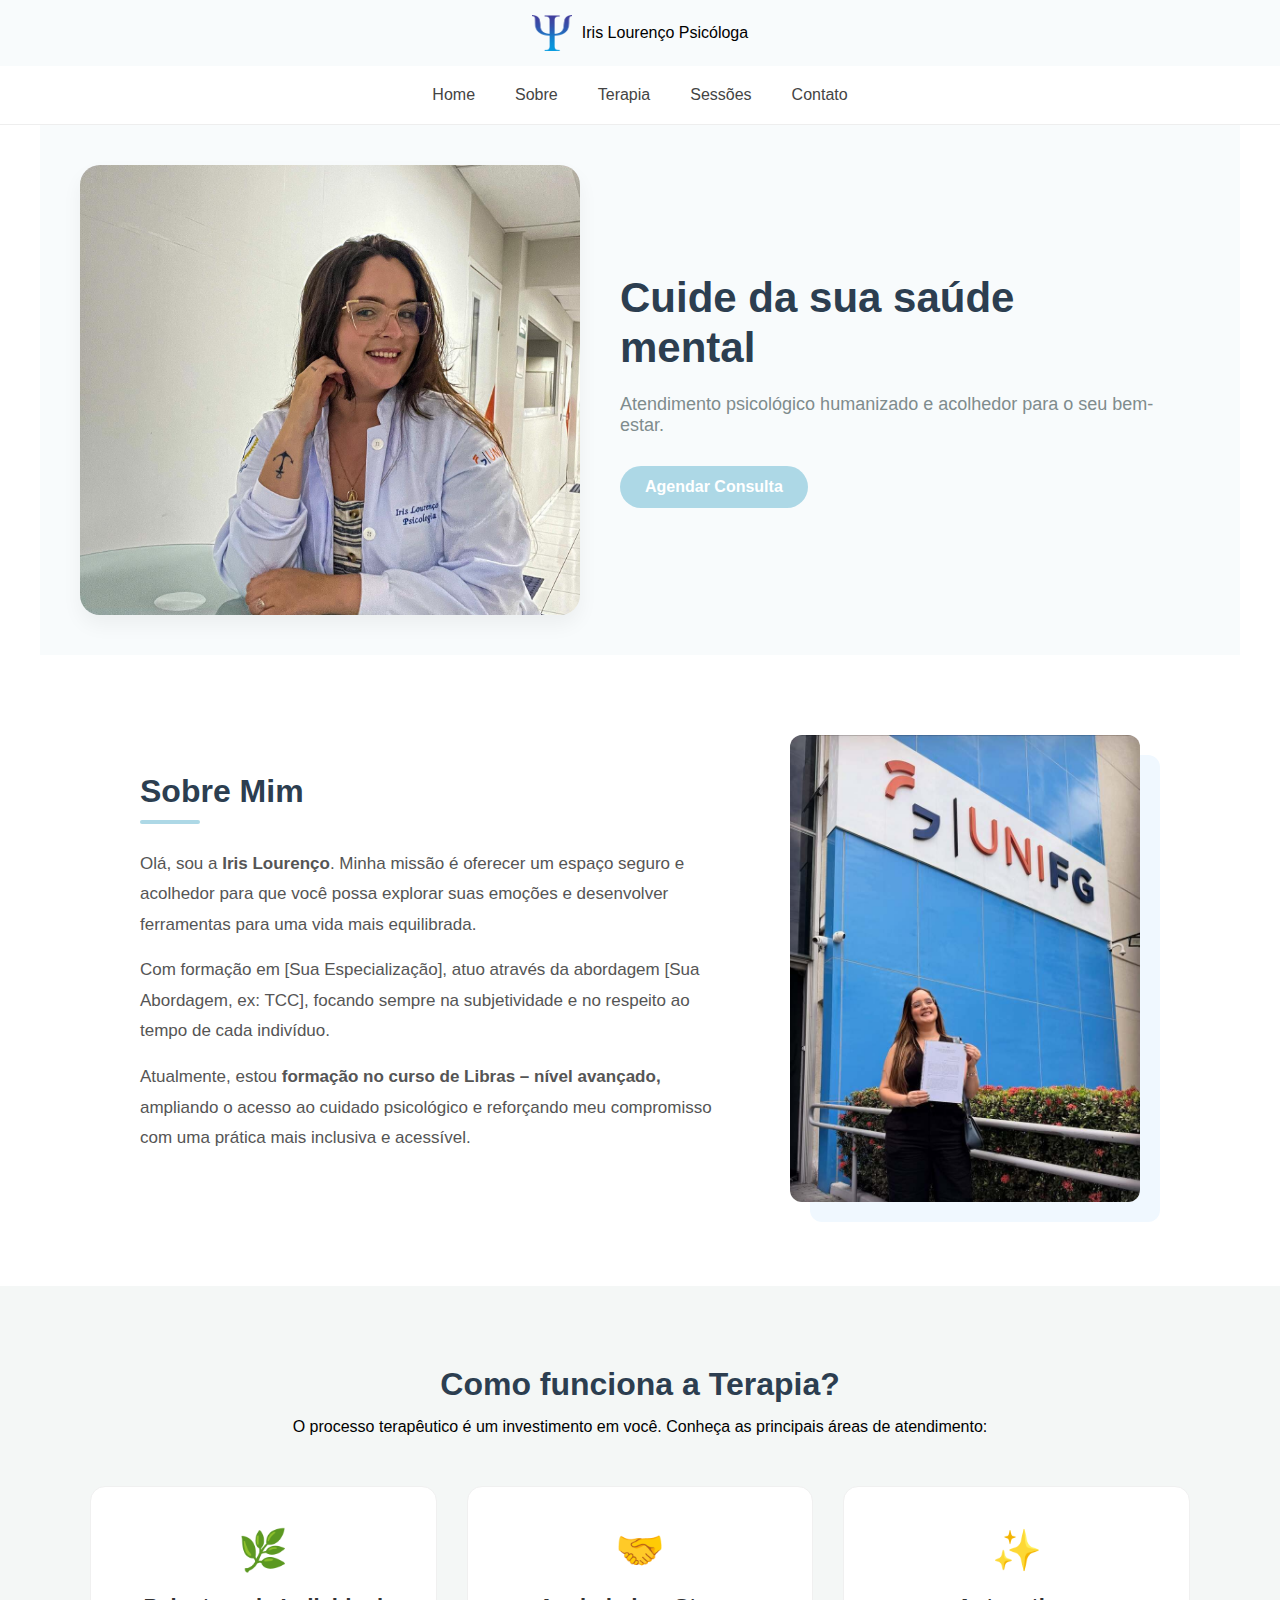
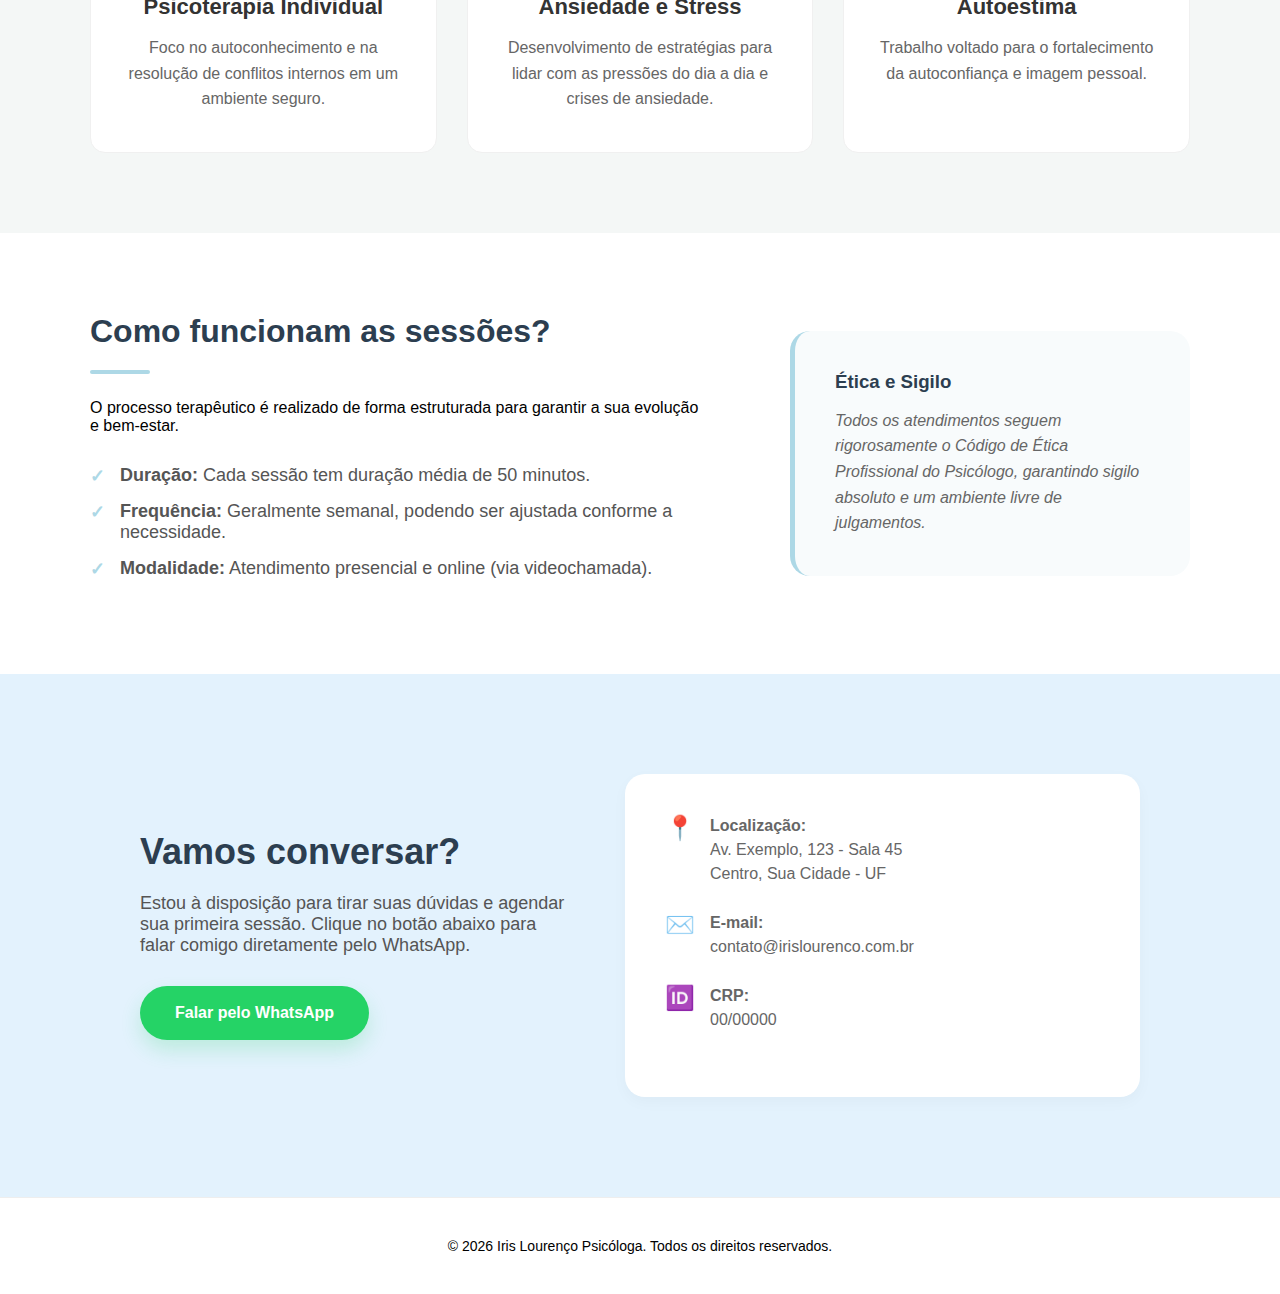
<file: index.html>
<!DOCTYPE html>
<html lang="pt-br">
<head>
    <meta charset="UTF-8">
    <meta name="viewport" content="width=device-width, initial-scale=1.0">
    <link rel="stylesheet" href="css/style.css">
    <title>Iris Lourenço - Psicóloga</title>

</head>
<body>

    <header class="logo-container"> 
        <img src="imagem/logo-psicologia.png" alt="Logo">
        <span>Iris Lourenço Psicóloga</span>
    </header>

    <nav class="main-nav">
        <a href="#">Home</a>
        <a href="#sobre">Sobre</a>
        <a href="#terapia">Terapia</a>
        <a href="#sessoes">Sessões</a>
        <a href="#contato">Contato</a>
    </nav>

    <main class="hero-section">
        <div class="hero-imagem"></div>
        
        <div class="hero-conteudo">
            <div class="titulo_capa">
                <h1>Cuide da sua saúde mental</h1>
                <p>Atendimento psicológico humanizado e acolhedor para o seu bem-estar.</p>
                <a href="agenda.html" class="btn-contato">Agendar Consulta</a>
            </div>
        </div>
    </main>

    <section id="sobre" class="sobre-container">
    <div class="sobre-conteudo">
        <div class="sobre-texto">
            <h2>Sobre Mim</h2>
            <div class="linha-decorativa"></div>
            <p>
                Olá, sou a <strong>Iris Lourenço</strong>. Minha missão é oferecer um espaço seguro e acolhedor para que você possa explorar suas emoções e desenvolver ferramentas para uma vida mais equilibrada.
            </p>
            <p>
                Com formação em [Sua Especialização], atuo através da abordagem [Sua Abordagem, ex: TCC], focando sempre na subjetividade e no respeito ao tempo de cada indivíduo.
            </p>
            <p>
                Atualmente, estou <strong>formação no curso de Libras – nível avançado,</strong> ampliando o acesso ao cuidado psicológico e reforçando meu compromisso com uma prática mais inclusiva e acessível.
            </p>
        </div>
        <div class="sobre-detalhe">
            <img src="imagem/formacao.jpg" alt="Ambiente de atendimento">
        </div>
    </div>
</section>

<section id="terapia" class="terapia-section">
    <div class="container">
        <div class="terapia-header">
            <h2>Como funciona a Terapia?</h2>
            <p>O processo terapêutico é um investimento em você. Conheça as principais áreas de atendimento:</p>
        </div>

        <div class="terapia-grid">
            <div class="terapia-card">
                <div class="icon">🌿</div>
                <h3>Psicoterapia Individual</h3>
                <p>Foco no autoconhecimento e na resolução de conflitos internos em um ambiente seguro.</p>
            </div>

            <div class="terapia-card">
                <div class="icon">🤝</div>
                <h3>Ansiedade e Stress</h3>
                <p>Desenvolvimento de estratégias para lidar com as pressões do dia a dia e crises de ansiedade.</p>
            </div>

            <div class="terapia-card">
                <div class="icon">✨</div>
                <h3>Autoestima</h3>
                <p>Trabalho voltado para o fortalecimento da autoconfiança e imagem pessoal.</p>
            </div>
        </div>
    </div>
</section>

<section id="sessoes" class="sessoes-section">
    <div class="container">
        <div class="sessoes-grid">
            
            <div class="sessoes-info">
                <h2>Como funcionam as sessões?</h2>
                <div class="linha-decorativa"></div>
                <p>O processo terapêutico é realizado de forma estruturada para garantir a sua evolução e bem-estar.</p>
                
                <ul class="lista-detalhes">
                    <li><strong>Duração:</strong> Cada sessão tem duração média de 50 minutos.</li>
                    <li><strong>Frequência:</strong> Geralmente semanal, podendo ser ajustada conforme a necessidade.</li>
                    <li><strong>Modalidade:</strong> Atendimento presencial e online (via videochamada).</li>
                </ul>
            </div>

            <div class="sessoes-destaque">
                <div class="box-etica">
                    <h3>Ética e Sigilo</h3>
                    <p>Todos os atendimentos seguem rigorosamente o Código de Ética Profissional do Psicólogo, garantindo sigilo absoluto e um ambiente livre de julgamentos.</p>
                </div>
            </div>

        </div>
    </div>
</section>

<section id="contato" class="contato-section">
    <div class="container">
        <div class="contato-wrapper">
            
            <div class="contato-texto">
                <h2>Vamos conversar?</h2>
                <p>Estou à disposição para tirar suas dúvidas e agendar sua primeira sessão. Clique no botão abaixo para falar comigo diretamente pelo WhatsApp.</p>
                
                <a href="https://wa.me/5581996606355" target="_blank" class="btn-whatsapp">
                    Falar pelo WhatsApp
                </a>
            </div>

            <div class="contato-info">
                <div class="info-item">
                    <span>📍</span>
                    <p><strong>Localização:</strong><br>Av. Exemplo, 123 - Sala 45<br>Centro, Sua Cidade - UF</p>
                </div>
                <div class="info-item">
                    <span>✉️</span>
                    <p><strong>E-mail:</strong><br>contato@irislourenco.com.br</p>
                </div>
                <div class="info-item">
                    <span>🆔</span>
                    <p><strong>CRP:</strong><br>00/00000</p>
                </div>
            </div>

        </div>
    </div>
</section>

<footer class="footer-clean">
    <p>&copy; 2026 Iris Lourenço Psicóloga. Todos os direitos reservados.</p>
</footer>

</body>
</html>
</file>
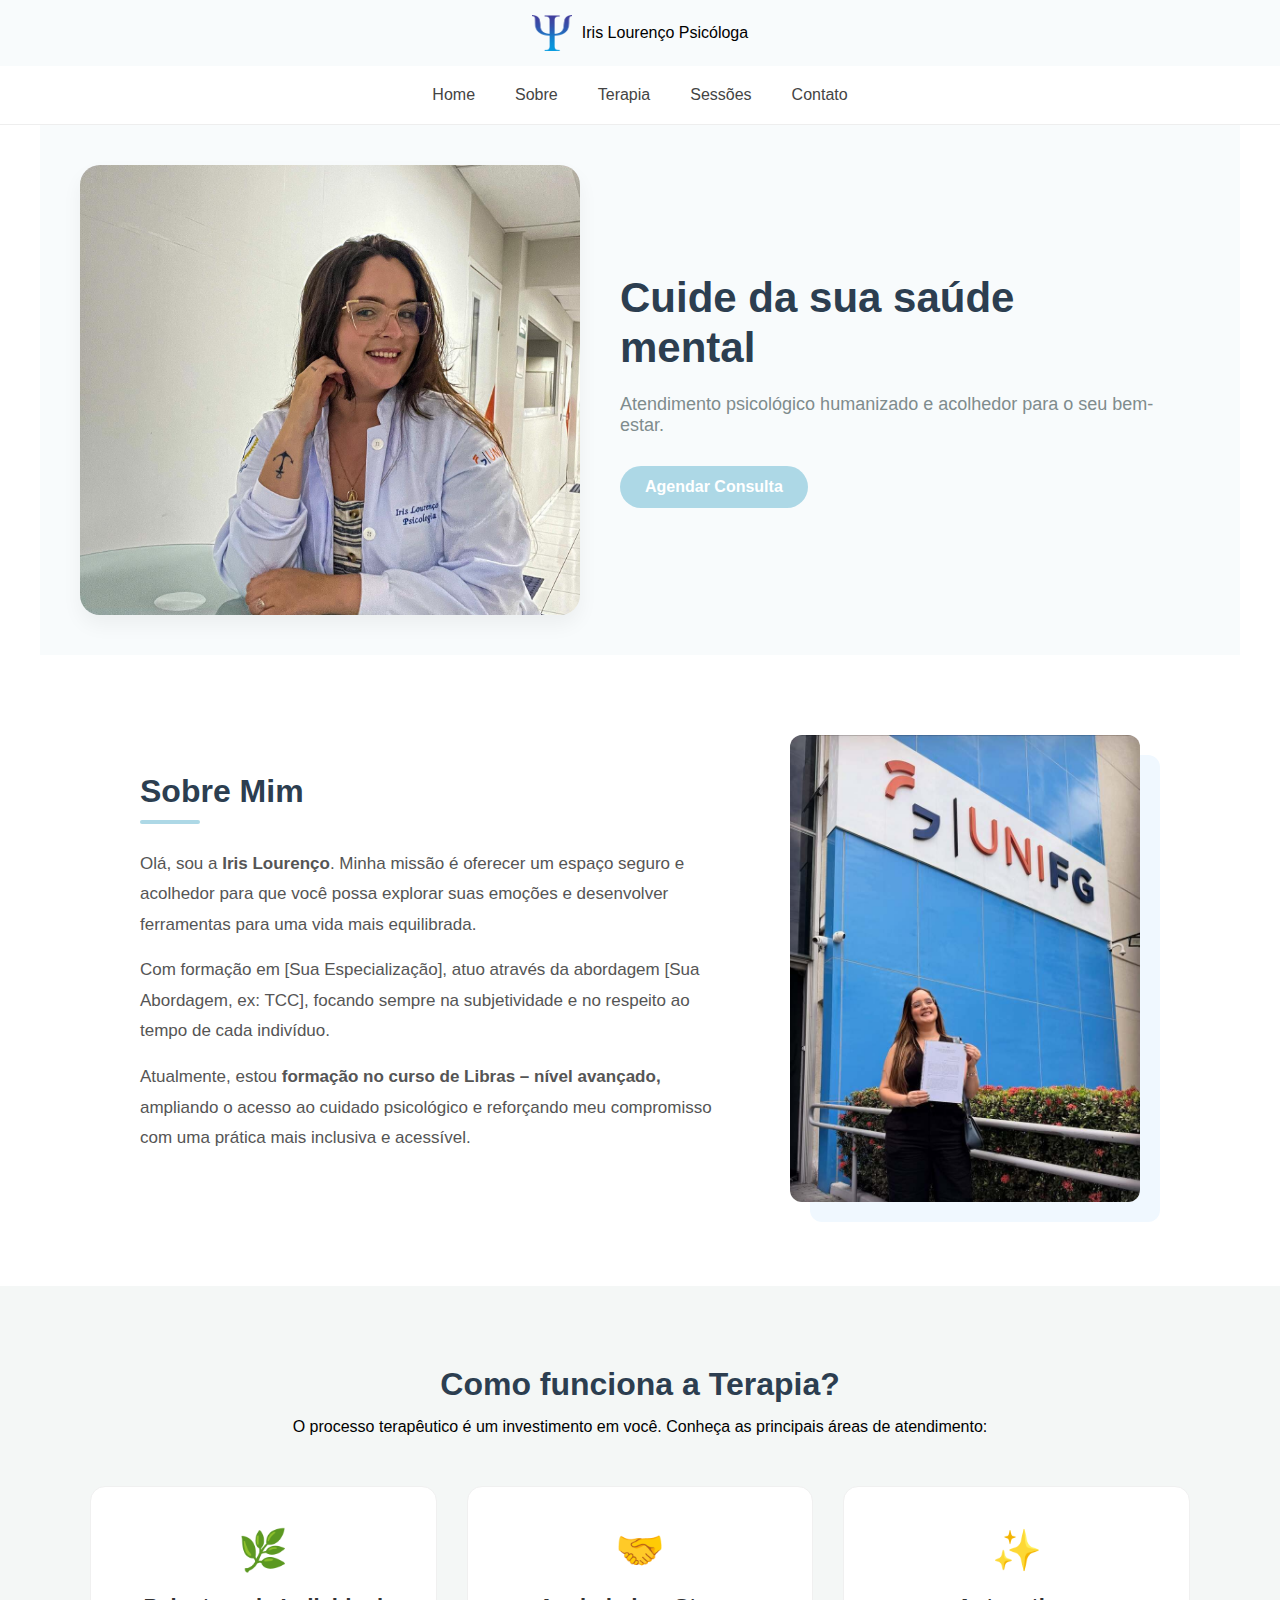
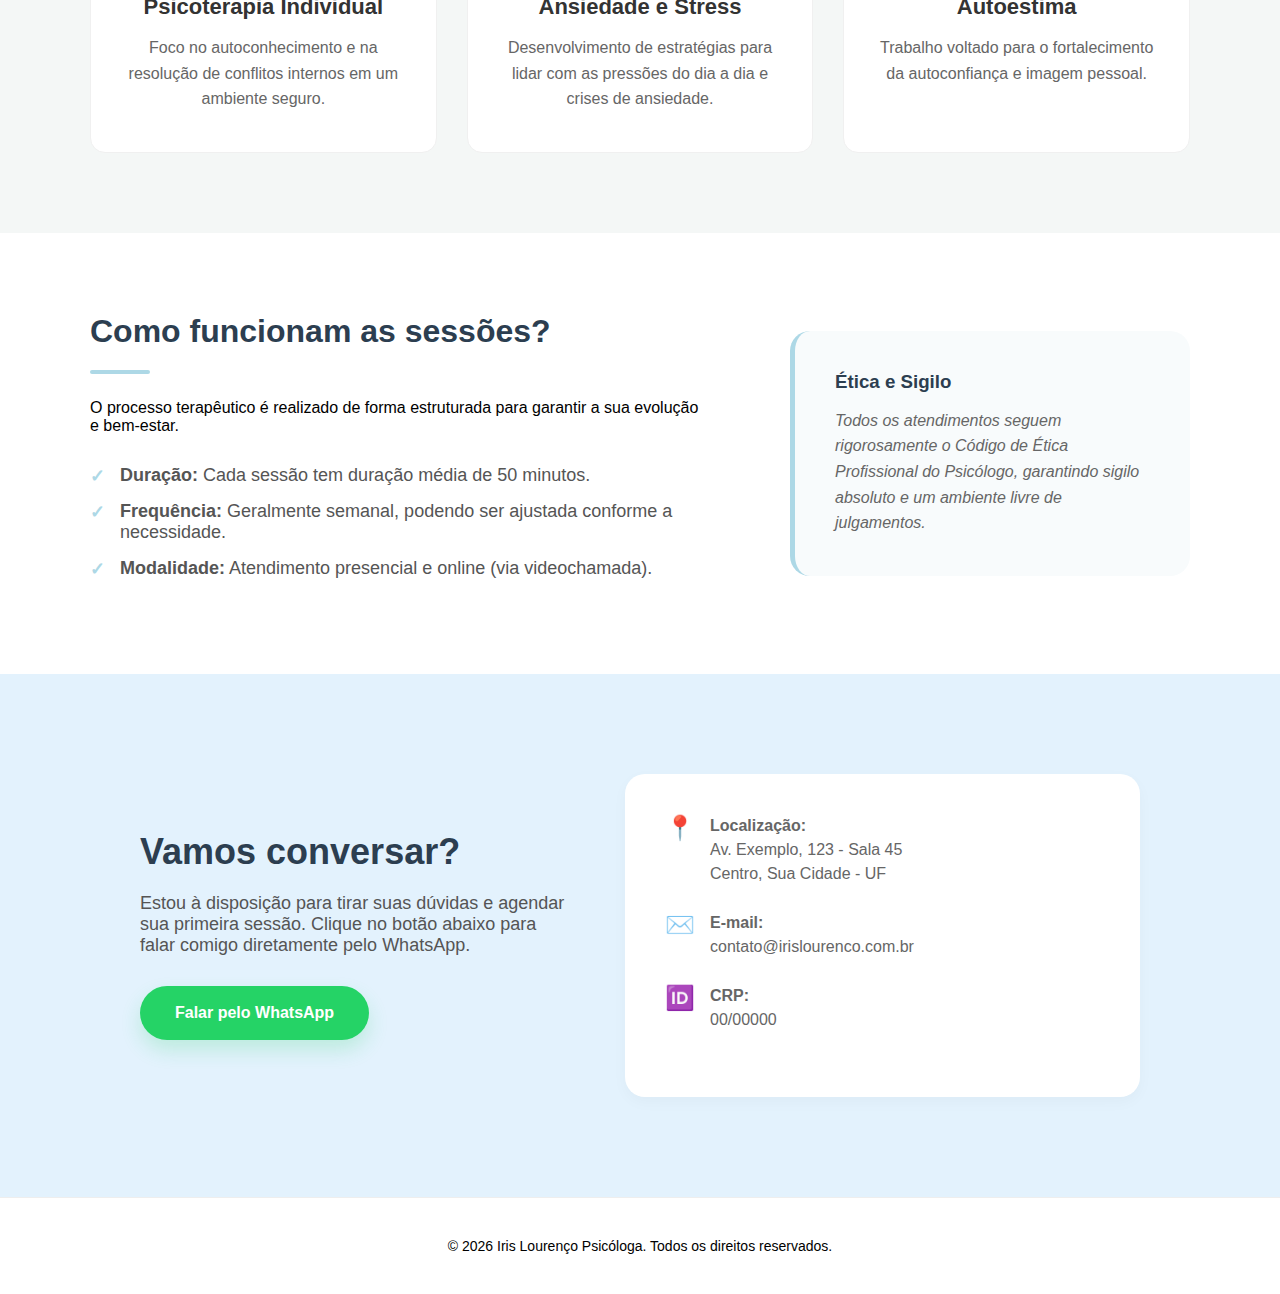
<file: psicologia/index.html>
<!DOCTYPE html>
<html lang="pt-br">
<head>
    <meta charset="UTF-8">
    <meta name="viewport" content="width=device-width, initial-scale=1.0">
    <link rel="stylesheet" href="css/style.css">
    <title>Iris Lourenço - Psicóloga</title>

</head>
<body>

    <header class="logo-container"> 
        <img src="imagem/logo-psicologia.png" alt="Logo">
        <span>Iris Lourenço Psicóloga</span>
    </header>

    <nav class="main-nav">
        <a href="#">Home</a>
        <a href="#sobre">Sobre</a>
        <a href="#terapia">Terapia</a>
        <a href="#sessoes">Sessões</a>
        <a href="#contato">Contato</a>
    </nav>

    <main class="hero-section">
        <div class="hero-imagem"></div>
        
        <div class="hero-conteudo">
            <div class="titulo_capa">
                <h1>Cuide da sua saúde mental</h1>
                <p>Atendimento psicológico humanizado e acolhedor para o seu bem-estar.</p>
                <a href="agenda.html" class="btn-contato">Agendar Consulta</a>
            </div>
        </div>
    </main>

    <section id="sobre" class="sobre-container">
    <div class="sobre-conteudo">
        <div class="sobre-texto">
            <h2>Sobre Mim</h2>
            <div class="linha-decorativa"></div>
            <p>
                Olá, sou a <strong>Iris Lourenço</strong>. Minha missão é oferecer um espaço seguro e acolhedor para que você possa explorar suas emoções e desenvolver ferramentas para uma vida mais equilibrada.
            </p>
            <p>
                Com formação em [Sua Especialização], atuo através da abordagem [Sua Abordagem, ex: TCC], focando sempre na subjetividade e no respeito ao tempo de cada indivíduo.
            </p>
            <p>
                Atualmente, estou <strong>formação no curso de Libras – nível avançado,</strong> ampliando o acesso ao cuidado psicológico e reforçando meu compromisso com uma prática mais inclusiva e acessível.
            </p>
        </div>
        <div class="sobre-detalhe">
            <img src="../imagem/formacao.jpg" alt="Ambiente de atendimento">
        </div>
    </div>
</section>

<section id="terapia" class="terapia-section">
    <div class="container">
        <div class="terapia-header">
            <h2>Como funciona a Terapia?</h2>
            <p>O processo terapêutico é um investimento em você. Conheça as principais áreas de atendimento:</p>
        </div>

        <div class="terapia-grid">
            <div class="terapia-card">
                <div class="icon">🌿</div>
                <h3>Psicoterapia Individual</h3>
                <p>Foco no autoconhecimento e na resolução de conflitos internos em um ambiente seguro.</p>
            </div>

            <div class="terapia-card">
                <div class="icon">🤝</div>
                <h3>Ansiedade e Stress</h3>
                <p>Desenvolvimento de estratégias para lidar com as pressões do dia a dia e crises de ansiedade.</p>
            </div>

            <div class="terapia-card">
                <div class="icon">✨</div>
                <h3>Autoestima</h3>
                <p>Trabalho voltado para o fortalecimento da autoconfiança e imagem pessoal.</p>
            </div>
        </div>
    </div>
</section>

<section id="sessoes" class="sessoes-section">
    <div class="container">
        <div class="sessoes-grid">
            
            <div class="sessoes-info">
                <h2>Como funcionam as sessões?</h2>
                <div class="linha-decorativa"></div>
                <p>O processo terapêutico é realizado de forma estruturada para garantir a sua evolução e bem-estar.</p>
                
                <ul class="lista-detalhes">
                    <li><strong>Duração:</strong> Cada sessão tem duração média de 50 minutos.</li>
                    <li><strong>Frequência:</strong> Geralmente semanal, podendo ser ajustada conforme a necessidade.</li>
                    <li><strong>Modalidade:</strong> Atendimento presencial e online (via videochamada).</li>
                </ul>
            </div>

            <div class="sessoes-destaque">
                <div class="box-etica">
                    <h3>Ética e Sigilo</h3>
                    <p>Todos os atendimentos seguem rigorosamente o Código de Ética Profissional do Psicólogo, garantindo sigilo absoluto e um ambiente livre de julgamentos.</p>
                </div>
            </div>

        </div>
    </div>
</section>

<section id="contato" class="contato-section">
    <div class="container">
        <div class="contato-wrapper">
            
            <div class="contato-texto">
                <h2>Vamos conversar?</h2>
                <p>Estou à disposição para tirar suas dúvidas e agendar sua primeira sessão. Clique no botão abaixo para falar comigo diretamente pelo WhatsApp.</p>
                
                <a href="https://wa.me/5581996606355" target="_blank" class="btn-whatsapp">
                    Falar pelo WhatsApp
                </a>
            </div>

            <div class="contato-info">
                <div class="info-item">
                    <span>📍</span>
                    <p><strong>Localização:</strong><br>Av. Exemplo, 123 - Sala 45<br>Centro, Sua Cidade - UF</p>
                </div>
                <div class="info-item">
                    <span>✉️</span>
                    <p><strong>E-mail:</strong><br>contato@irislourenco.com.br</p>
                </div>
                <div class="info-item">
                    <span>🆔</span>
                    <p><strong>CRP:</strong><br>00/00000</p>
                </div>
            </div>

        </div>
    </div>
</section>

<footer class="footer-clean">
    <p>&copy; 2026 Iris Lourenço Psicóloga. Todos os direitos reservados.</p>
</footer>

</body>
</html>
</file>
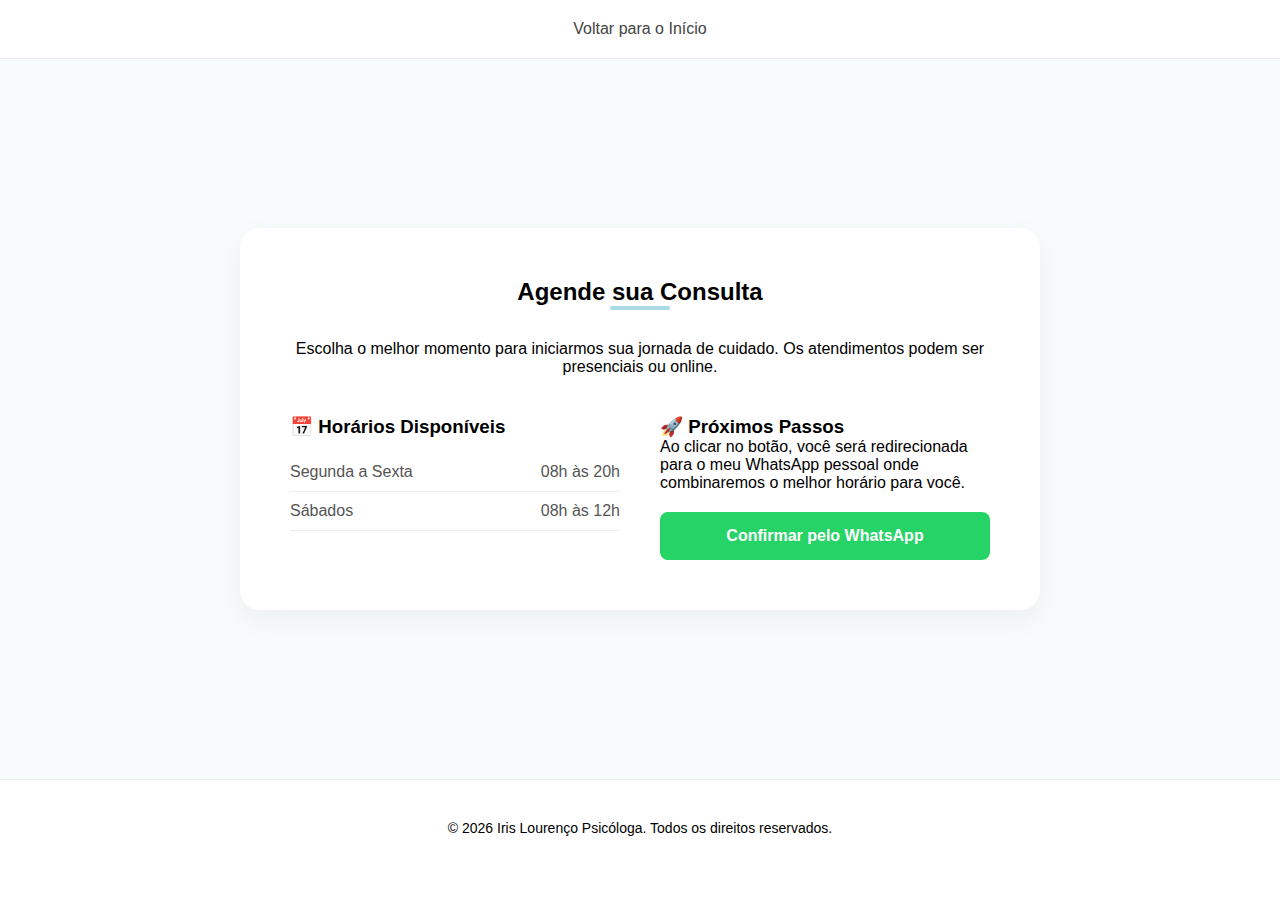
<file: agenda.html>
<!DOCTYPE html>
<html lang="pt-br">
<head>
    <meta charset="UTF-8">
    <meta name="viewport" content="width=device-width, initial-scale=1.0">
    <link rel="stylesheet" href="css/style.css"> 
    <link rel="stylesheet" href="css/agenda.css">
    <title>Agendar Consulta - Iris Lourenço</title>
</head>
<body>

    <nav class="main-nav">
        <a href="index.html">Voltar para o Início</a>
    </nav>

    <main class="agenda-page">
        <section class="agenda-card-full">
            <h2>Agende sua Consulta</h2>
            <div class="linha-decorativa" style="margin: 0 auto 30px auto;"></div>
            
            <p class="intro-agenda">Escolha o melhor momento para iniciarmos sua jornada de cuidado. Os atendimentos podem ser presenciais ou online.</p>

            <div class="agenda-grid-interna">
                <div class="card-horarios">
                    <h3>📅 Horários Disponíveis</h3>
                    <ul>
                        <li><span>Segunda a Sexta</span> 08h às 20h</li>
                        <li><span>Sábados</span> 08h às 12h</li>
                    </ul>
                </div>

                <div class="card-passos">
                    <h3>🚀 Próximos Passos</h3>
                    <p>Ao clicar no botão, você será redirecionada para o meu WhatsApp pessoal onde combinaremos o melhor horário para você.</p>
                    <a href="https://wa.me/5581996606355" class="btn-agendar-final">
                        Confirmar pelo WhatsApp
                    </a>
                </div>
            </div>
        </section>
    </main>

<footer class="footer-clean">
    <p>&copy; 2026 Iris Lourenço Psicóloga. Todos os direitos reservados.</p>
</footer>

</body>
</html>
</file>
<file: css/style.css>
* {
    margin: 0;
    padding: 0;
    box-sizing: border-box;
    font-family: 'Segoe UI', Tahoma, Geneva, Verdana, sans-serif;
}

html {
    scroll-behavior: smooth;
}

/* Header da Logo */
.logo-container {
    display: flex;
    justify-content: center;
    align-items: center;
    padding: 15px;
    background-color: #f8fbfc; /* Um azul bem clarinho, quase branco */
}

.logo-container img {
    width: 40px;
    margin-right: 10px;
}

/* Navegação Clean */
.main-nav {
    display: flex;
    justify-content: center;
    background-color: #fff;
    padding: 10px 0;
    border-bottom: 1px solid #eee;
}

.main-nav a {
    text-decoration: none;
    padding: 10px 20px;
    font-size: 16px;
    color: #444;
    transition: 0.3s;
}

.main-nav a:hover {
    color: #ADD8E6; /* Cor de destaque */
}

/* Seção Hero (Lado a Lado) */
.hero-section {
    display: flex;
    align-items: center;
    justify-content: center;
    flex-wrap: wrap; /* Para mobile ficar um embaixo do outro */
    padding: 40px;
    max-width: 1200px;
    margin: 0 auto;
    background-color: #f8fbfc;
}

.hero-imagem {
    background-image: url("../imagem/iris.jpg");
    background-size: cover;
    background-position: center;
    height: 450px;
    width: 500px;
    border-radius: 20px;
    box-shadow: 0 10px 20px rgba(0,0,0,0.05);
}

.hero-conteudo {
    flex: 1;
    min-width: 300px;
    padding: 40px;
}

.titulo_capa h1 {
    font-size: 42px;
    color: #2c3e50;
    line-height: 1.2;
    margin-bottom: 20px;
}

.titulo_capa p {
    font-size: 18px;
    color: #7f8c8d;
    margin-bottom: 30px;
}

/* Botão de destaque opcional */
.btn-contato {
    display: inline-block;
    padding: 12px 25px;
    background-color: #ADD8E6;
    color: #fff;
    text-decoration: none;
    border-radius: 50px;
    font-weight: bold;
    transition: transform 0.2s;
}

.btn-contato:hover {
    transform: scale(1.05);
}

.sobre-container {
    background-color: #ffffff; /* Fundo branco para contrastar com o leve azul de cima */
    padding: 80px 20px;
}

.sobre-conteudo {
    max-width: 1000px;
    margin: 0 auto;
    display: flex;
    align-items: center;
    gap: 60px; /* Espaço entre texto e imagem */
}

.sobre-texto {
    flex: 1;
}

.sobre-texto h2 {
    font-size: 32px;
    color: #2c3e50;
    margin-bottom: 10px;
}

/* Linha charmosa abaixo do título */
.linha-decorativa {
    width: 60px;
    height: 4px;
    background-color: #ADD8E6;
    margin-bottom: 25px;
    border-radius: 2px;
}

.sobre-texto p {
    font-size: 17px;
    color: #555;
    line-height: 1.8;
    margin-bottom: 15px;
}

.sobre-detalhe img {
    width: 350px;
    height: auto;
    border-radius: 12px;
    /* Efeito de sombra suave */
    box-shadow: 20px 20px 0px #f0f8ff; 
}



.terapia-section {
    padding: 80px 20px;
    background-color: #f4f7f6; /* Um tom quase branco para diferenciar */
}

.terapia-header {
    text-align: center;
    margin-bottom: 50px;
}

.terapia-header h2 {
    font-size: 32px;
    color: #2c3e50;
    margin-bottom: 15px;
}

.terapia-grid {
    display: grid;
    grid-template-columns: repeat(auto-fit, minmax(280px, 1fr));
    gap: 30px;
    max-width: 1100px;
    margin: 0 auto;
}

.terapia-card {
    background: #fff;
    padding: 40px 30px;
    border-radius: 15px;
    text-align: center;
    transition: transform 0.3s ease, box-shadow 0.3s ease;
    border: 1px solid #f0f0f0;
}

.terapia-card:hover {
    transform: translateY(-5px);
    box-shadow: 0 10px 30px rgba(0, 0, 0, 0.05);
}

.terapia-card .icon {
    font-size: 40px;
    margin-bottom: 20px;
}

.terapia-card h3 {
    color: #333;
    margin-bottom: 15px;
    font-size: 22px;
}

.terapia-card p {
    color: #666;
    line-height: 1.6;
    font-size: 16px;
}

.sessoes-section {
    padding: 80px 20px;
    background-color: #fff;
}

.sessoes-grid {
    display: flex;
    justify-content: center;
    align-items: center;
    gap: 80px;
    max-width: 1100px;
    margin: 0 auto;
    flex-wrap: wrap; /* Ajuste para mobile */
}

.sessoes-info {
    flex: 1;
    min-width: 300px;
}

.sessoes-info h2 {
    font-size: 32px;
    color: #2c3e50;
    margin-bottom: 20px;
}

.lista-detalhes {
    list-style: none;
    margin-top: 30px;
}

.lista-detalhes li {
    font-size: 18px;
    color: #555;
    margin-bottom: 15px;
    padding-left: 30px;
    position: relative;
}

/* Checkmark (v)zinho elegante antes do texto */
.lista-detalhes li::before {
    content: '✓';
    position: absolute;
    left: 0;
    color: #ADD8E6;
    font-weight: bold;
}

/* Box de destaque para o Sigilo */
.box-etica {
    background-color: #f8fbfc;
    padding: 40px;
    border-radius: 20px;
    border-left: 5px solid #ADD8E6;
    max-width: 400px;
}

.box-etica h3 {
    color: #2c3e50;
    margin-bottom: 15px;
}

.box-etica p {
    color: #666;
    line-height: 1.6;
    font-style: italic;
}


.contato-section {
    padding: 100px 20px;
    background-color: #e3f2fd; /* Um azul bem suave para fechar o site */
}

.contato-wrapper {
    max-width: 1000px;
    margin: 0 auto;
    display: flex;
    justify-content: space-between;
    align-items: center;
    gap: 50px;
    flex-wrap: wrap;
}

.contato-texto {
    flex: 1;
    min-width: 300px;
}

.contato-texto h2 {
    font-size: 36px;
    color: #2c3e50;
    margin-bottom: 20px;
}

.contato-texto p {
    font-size: 18px;
    color: #555;
    margin-bottom: 30px;
}

/* Botão de WhatsApp com destaque */
.btn-whatsapp {
    display: inline-block;
    padding: 18px 35px;
    background-color: #25d366; /* Verde oficial do WhatsApp */
    color: white;
    text-decoration: none;
    font-weight: bold;
    border-radius: 50px;
    box-shadow: 0 10px 20px rgba(37, 211, 102, 0.2);
    transition: transform 0.3s ease;
}

.btn-whatsapp:hover {
    transform: scale(1.05);
}

.contato-info {
    flex: 1;
    background: #fff;
    padding: 40px;
    border-radius: 20px;
    box-shadow: 0 5px 15px rgba(0,0,0,0.03);
}

.info-item {
    display: flex;
    align-items: flex-start;
    gap: 15px;
    margin-bottom: 25px;
}

.info-item span {
    font-size: 24px;
}

.info-item p {
    color: #666;
    line-height: 1.5;
}

/* Footer Clean */
.footer-clean {
    text-align: center;
    padding: 40px;
    background-color: #fff;
    color: black;
    font-size: 14px;
    border-top: 1px solid #eee;
}

/* Ajuste para celulares */
@media (max-width: 768px) {
    .sobre-conteudo {
        flex-direction: column;
        text-align: center;
    }
    .linha-decorativa {
        margin: 0 auto 25px auto;
    }
}

/* Mobile */
@media (max-width: 768px) {
    .sessoes-grid {
        gap: 40px;
    }
}

@media (max-width: 768px) {
    .main-nav {
        padding: 10px;
        /* Se quiser que os links fiquem um embaixo do outro no celular: */
        /* flex-direction: column; */ 
    }

    .main-nav a {
        padding: 8px 10px;
        font-size: 14px; /* Diminui um pouco a letra no celular */
    }
    
    /* Ajuste para a Hero (imagem e texto) não ficarem ruins no celular */
    .hero-section {
        flex-direction: column;
        padding: 20px;
        text-align: center;
    }

    .hero-imagem {
        width: 100%; /* A imagem ocupa a largura toda no celular */
        height: 300px;
        margin: 0 0 20px 0;
    }
}
</file>
<file: psicologia/css/style.css>
* {
    margin: 0;
    padding: 0;
    box-sizing: border-box;
    font-family: 'Segoe UI', Tahoma, Geneva, Verdana, sans-serif;
}

html {
    scroll-behavior: smooth;
}

/* Header da Logo */
.logo-container {
    display: flex;
    justify-content: center;
    align-items: center;
    padding: 15px;
    background-color: #f8fbfc; /* Um azul bem clarinho, quase branco */
}

.logo-container img {
    width: 40px;
    margin-right: 10px;
}

/* Navegação Clean */
.main-nav {
    display: flex;
    justify-content: center;
    background-color: #fff;
    padding: 10px 0;
    border-bottom: 1px solid #eee;
}

.main-nav a {
    text-decoration: none;
    padding: 10px 20px;
    font-size: 16px;
    color: #444;
    transition: 0.3s;
}

.main-nav a:hover {
    color: #ADD8E6; /* Cor de destaque */
}

/* Seção Hero (Lado a Lado) */
.hero-section {
    display: flex;
    align-items: center;
    justify-content: center;
    flex-wrap: wrap; /* Para mobile ficar um embaixo do outro */
    padding: 40px;
    max-width: 1200px;
    margin: 0 auto;
    background-color: #f8fbfc;
}

.hero-imagem {
    background-image: url("../imagem/iris.jpg");
    background-size: cover;
    background-position: center;
    height: 450px;
    width: 500px;
    border-radius: 20px;
    box-shadow: 0 10px 20px rgba(0,0,0,0.05);
}

.hero-conteudo {
    flex: 1;
    min-width: 300px;
    padding: 40px;
}

.titulo_capa h1 {
    font-size: 42px;
    color: #2c3e50;
    line-height: 1.2;
    margin-bottom: 20px;
}

.titulo_capa p {
    font-size: 18px;
    color: #7f8c8d;
    margin-bottom: 30px;
}

/* Botão de destaque opcional */
.btn-contato {
    display: inline-block;
    padding: 12px 25px;
    background-color: #ADD8E6;
    color: #fff;
    text-decoration: none;
    border-radius: 50px;
    font-weight: bold;
    transition: transform 0.2s;
}

.btn-contato:hover {
    transform: scale(1.05);
}

.sobre-container {
    background-color: #ffffff; /* Fundo branco para contrastar com o leve azul de cima */
    padding: 80px 20px;
}

.sobre-conteudo {
    max-width: 1000px;
    margin: 0 auto;
    display: flex;
    align-items: center;
    gap: 60px; /* Espaço entre texto e imagem */
}

.sobre-texto {
    flex: 1;
}

.sobre-texto h2 {
    font-size: 32px;
    color: #2c3e50;
    margin-bottom: 10px;
}

/* Linha charmosa abaixo do título */
.linha-decorativa {
    width: 60px;
    height: 4px;
    background-color: #ADD8E6;
    margin-bottom: 25px;
    border-radius: 2px;
}

.sobre-texto p {
    font-size: 17px;
    color: #555;
    line-height: 1.8;
    margin-bottom: 15px;
}

.sobre-detalhe img {
    width: 350px;
    height: auto;
    border-radius: 12px;
    /* Efeito de sombra suave */
    box-shadow: 20px 20px 0px #f0f8ff; 
}

/* Ajuste para celulares */
@media (max-width: 768px) {
    .sobre-conteudo {
        flex-direction: column;
        text-align: center;
    }
    .linha-decorativa {
        margin: 0 auto 25px auto;
    }
}

.terapia-section {
    padding: 80px 20px;
    background-color: #f4f7f6; /* Um tom quase branco para diferenciar */
}

.terapia-header {
    text-align: center;
    margin-bottom: 50px;
}

.terapia-header h2 {
    font-size: 32px;
    color: #2c3e50;
    margin-bottom: 15px;
}

.terapia-grid {
    display: grid;
    grid-template-columns: repeat(auto-fit, minmax(280px, 1fr));
    gap: 30px;
    max-width: 1100px;
    margin: 0 auto;
}

.terapia-card {
    background: #fff;
    padding: 40px 30px;
    border-radius: 15px;
    text-align: center;
    transition: transform 0.3s ease, box-shadow 0.3s ease;
    border: 1px solid #f0f0f0;
}

.terapia-card:hover {
    transform: translateY(-5px);
    box-shadow: 0 10px 30px rgba(0, 0, 0, 0.05);
}

.terapia-card .icon {
    font-size: 40px;
    margin-bottom: 20px;
}

.terapia-card h3 {
    color: #333;
    margin-bottom: 15px;
    font-size: 22px;
}

.terapia-card p {
    color: #666;
    line-height: 1.6;
    font-size: 16px;
}

.sessoes-section {
    padding: 80px 20px;
    background-color: #fff;
}

.sessoes-grid {
    display: flex;
    justify-content: center;
    align-items: center;
    gap: 80px;
    max-width: 1100px;
    margin: 0 auto;
    flex-wrap: wrap; /* Ajuste para mobile */
}

.sessoes-info {
    flex: 1;
    min-width: 300px;
}

.sessoes-info h2 {
    font-size: 32px;
    color: #2c3e50;
    margin-bottom: 20px;
}

.lista-detalhes {
    list-style: none;
    margin-top: 30px;
}

.lista-detalhes li {
    font-size: 18px;
    color: #555;
    margin-bottom: 15px;
    padding-left: 30px;
    position: relative;
}

/* Checkmark (v)zinho elegante antes do texto */
.lista-detalhes li::before {
    content: '✓';
    position: absolute;
    left: 0;
    color: #ADD8E6;
    font-weight: bold;
}

/* Box de destaque para o Sigilo */
.box-etica {
    background-color: #f8fbfc;
    padding: 40px;
    border-radius: 20px;
    border-left: 5px solid #ADD8E6;
    max-width: 400px;
}

.box-etica h3 {
    color: #2c3e50;
    margin-bottom: 15px;
}

.box-etica p {
    color: #666;
    line-height: 1.6;
    font-style: italic;
}

/* Mobile */
@media (max-width: 768px) {
    .sessoes-grid {
        gap: 40px;
    }
}

.contato-section {
    padding: 100px 20px;
    background-color: #e3f2fd; /* Um azul bem suave para fechar o site */
}

.contato-wrapper {
    max-width: 1000px;
    margin: 0 auto;
    display: flex;
    justify-content: space-between;
    align-items: center;
    gap: 50px;
    flex-wrap: wrap;
}

.contato-texto {
    flex: 1;
    min-width: 300px;
}

.contato-texto h2 {
    font-size: 36px;
    color: #2c3e50;
    margin-bottom: 20px;
}

.contato-texto p {
    font-size: 18px;
    color: #555;
    margin-bottom: 30px;
}

/* Botão de WhatsApp com destaque */
.btn-whatsapp {
    display: inline-block;
    padding: 18px 35px;
    background-color: #25d366; /* Verde oficial do WhatsApp */
    color: white;
    text-decoration: none;
    font-weight: bold;
    border-radius: 50px;
    box-shadow: 0 10px 20px rgba(37, 211, 102, 0.2);
    transition: transform 0.3s ease;
}

.btn-whatsapp:hover {
    transform: scale(1.05);
}

.contato-info {
    flex: 1;
    background: #fff;
    padding: 40px;
    border-radius: 20px;
    box-shadow: 0 5px 15px rgba(0,0,0,0.03);
}

.info-item {
    display: flex;
    align-items: flex-start;
    gap: 15px;
    margin-bottom: 25px;
}

.info-item span {
    font-size: 24px;
}

.info-item p {
    color: #666;
    line-height: 1.5;
}

/* Footer Clean */
.footer-clean {
    text-align: center;
    padding: 40px;
    background-color: #fff;
    color: black;
    font-size: 14px;
    border-top: 1px solid #eee;
}
</file>
<file: css/agenda.css>
/* Estilos específicos para a página de Agenda */
.agenda-page {
    display: flex;
    justify-content: center;
    align-items: center;
    min-height: 80vh;
    padding: 20px;
    background-color: #f8fbfc;
}

.agenda-card-full {
    background: #fff;
    padding: 50px;
    border-radius: 20px;
    box-shadow: 0 10px 30px rgba(0,0,0,0.05);
    max-width: 800px;
    width: 100%;
    text-align: center;
}

.agenda-grid-interna {
    display: grid;
    grid-template-columns: 1fr 1fr;
    gap: 40px;
    margin-top: 40px;
    text-align: left;
}

.card-horarios ul {
    list-style: none;
    margin-top: 15px;
}

.card-horarios li {
    padding: 10px 0;
    border-bottom: 1px solid #eee;
    color: #555;
    display: flex;
    justify-content: space-between;
}

.btn-agendar-final {
    display: block;
    margin-top: 20px;
    background-color: #25d366;
    color: #fff;
    text-align: center;
    padding: 15px;
    text-decoration: none;
    border-radius: 8px;
    font-weight: bold;
}

/* Responsivo para celular */
@media (max-width: 600px) {
    .agenda-grid-interna {
        grid-template-columns: 1fr;
    }
}
</file>
